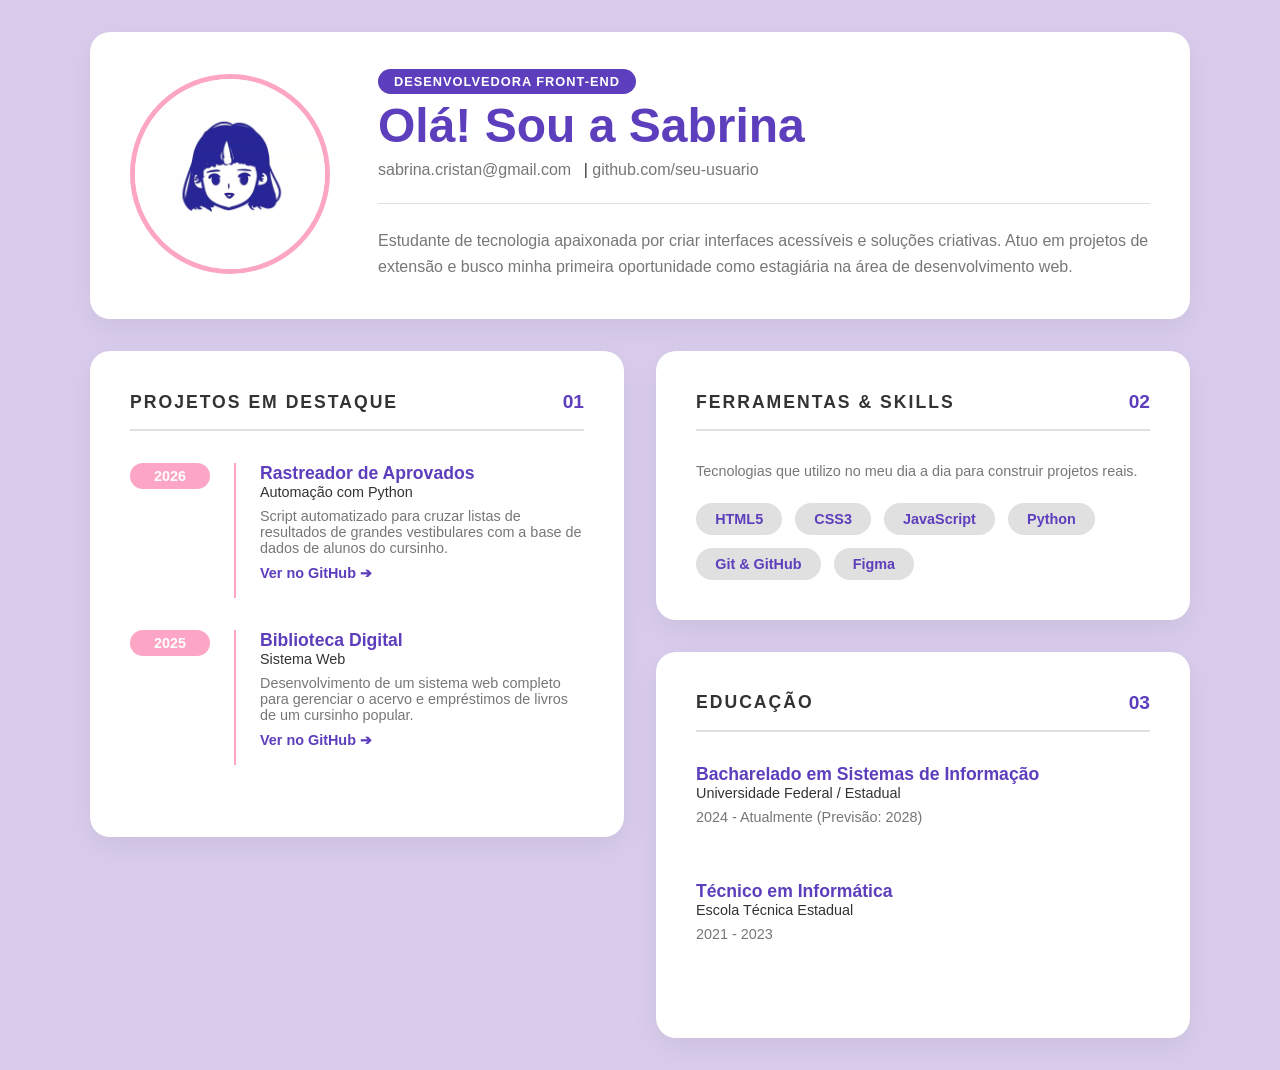
<file: portfolio01/index.html>
<!DOCTYPE html>
<html lang="pt-BR">
<head>
    <meta charset="UTF-8">
    <meta name="viewport" content="width=device-width, initial-scale=1.0">
    <title>Portfólio | Sabrina Cristan</title>
    <link rel="stylesheet" href="style.css">
</head>
<body>

    <div class="curriculo-wrapper">

        <header class="card perfil-header">
            <div class="perfil-foto">
                <img src="./profile_photo.jpg" alt="Foto de [Nome]">
            </div>
            
            <div class="perfil-info">
                <span class="badge-cargo">DESENVOLVEDORA FRONT-END</span>
                <h1>Olá! Sou a Sabrina</h1>
                
                <div class="links-contato">
                    <a href="mailto:email@exemplo.com">sabrina.cristan@gmail.com</a> | 
                    <a href="https://github.com/seu-usuario">github.com/seu-usuario</a>
                </div>
                
                <p class="bio">
                    Estudante de tecnologia apaixonada por criar interfaces acessíveis e soluções criativas. 
                    Atuo em projetos de extensão e busco minha primeira oportunidade como estagiária na área de desenvolvimento web.
                </p>
            </div>
        </header>

        <main class="grid-duas-colunas">

            <div class="coluna">
                <section class="card secao">
                    <div class="titulo-secao">
                        <h2>PROJETOS EM DESTAQUE</h2>
                        <span class="numero">01</span>
                    </div>

                    <article class="item-timeline">
                        <div class="data-badge">2026</div>
                        <div class="conteudo-item">
                            <h3>Rastreador de Aprovados</h3>
                            <span class="subtitulo">Automação com Python</span>
                            <p>Script automatizado para cruzar listas de resultados de grandes vestibulares com a base de dados de alunos do cursinho.</p>
                            <a href="#" class="link-projeto">Ver no GitHub ➔</a>
                        </div>
                    </article>

                    <article class="item-timeline">
                        <div class="data-badge">2025</div>
                        <div class="conteudo-item">
                            <h3>Biblioteca Digital</h3>
                            <span class="subtitulo">Sistema Web</span>
                            <p>Desenvolvimento de um sistema web completo para gerenciar o acervo e empréstimos de livros de um cursinho popular.</p>
                            <a href="#" class="link-projeto">Ver no GitHub ➔</a>
                        </div>
                    </article>
                </section>
            </div>

            <div class="coluna">
                
                <section class="card secao">
                    <div class="titulo-secao">
                        <h2>FERRAMENTAS & SKILLS</h2>
                        <span class="numero">02</span>
                    </div>
                    
                    <p class="texto-dica">Tecnologias que utilizo no meu dia a dia para construir projetos reais.</p>
                    
                    <div class="tags-container">
                        <span class="tag">HTML5</span>
                        <span class="tag">CSS3</span>
                        <span class="tag">JavaScript</span>
                        <span class="tag">Python</span>
                        <span class="tag">Git & GitHub</span>
                        <span class="tag">Figma</span>
                    </div>
                </section>

                <section class="card secao">
                    <div class="titulo-secao">
                        <h2>EDUCAÇÃO</h2>
                        <span class="numero">03</span>
                    </div>

                    <article class="item-timeline">
                        <div class="conteudo-item sem-data">
                            <h3>Bacharelado em Sistemas de Informação</h3>
                            <span class="subtitulo">Universidade Federal / Estadual</span>
                            <p>2024 - Atualmente (Previsão: 2028)</p>
                        </div>
                    </article>

                    <article class="item-timeline">
                        <div class="conteudo-item sem-data">
                            <h3>Técnico em Informática</h3>
                            <span class="subtitulo">Escola Técnica Estadual</span>
                            <p>2021 - 2023</p>
                        </div>
                    </article>
                </section>
                
            </div>

        </main>
    </div>

</body>
</html>
</file>
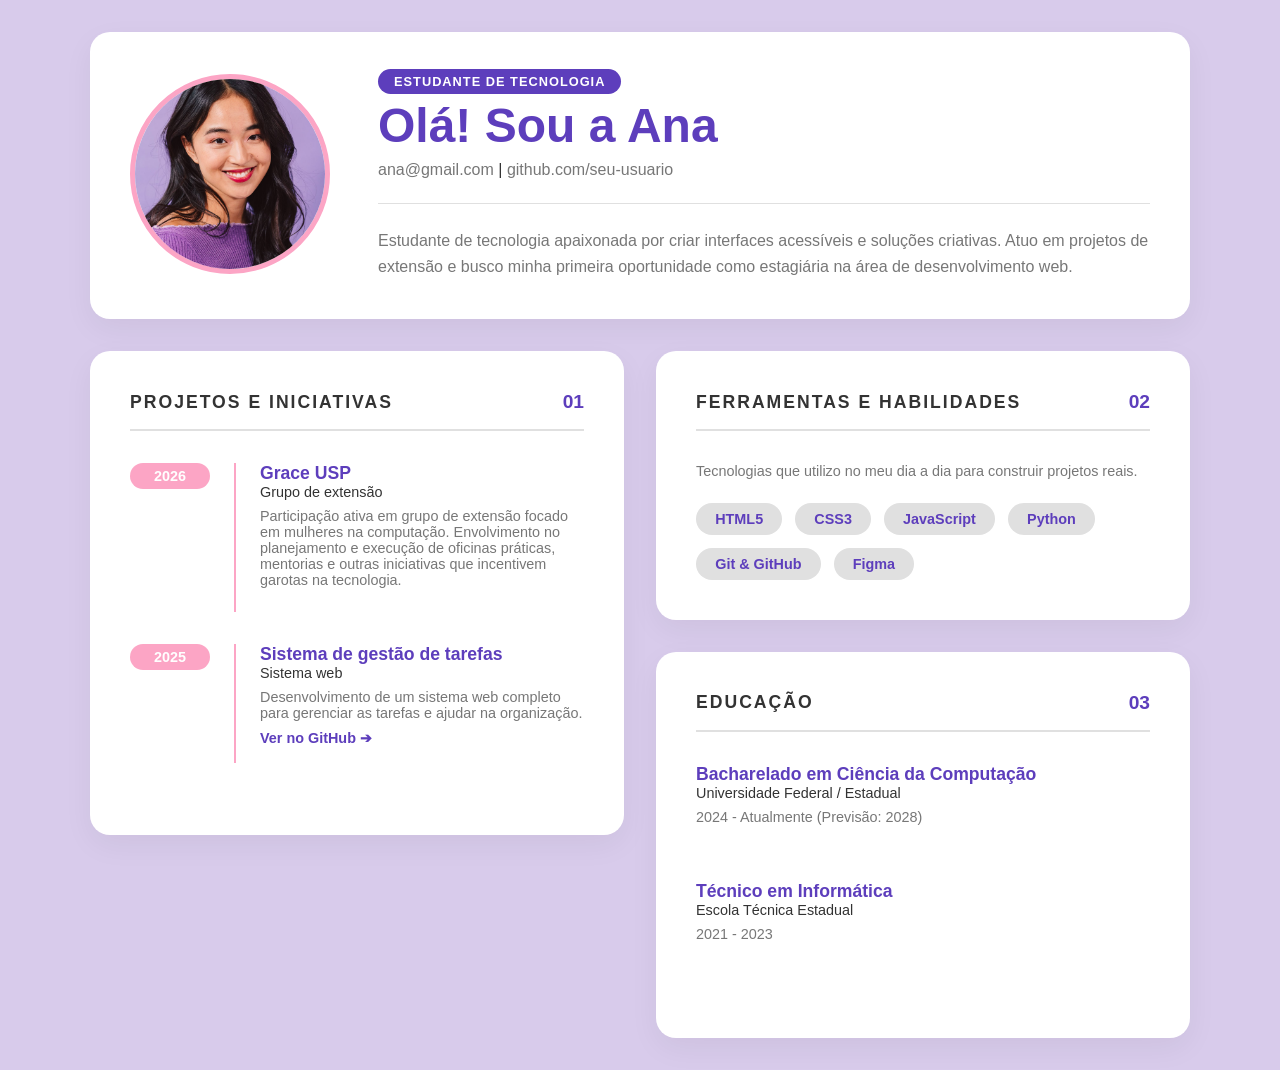
<file: templates/portfolio01/index.html>
<!DOCTYPE html>
<html lang="pt-BR">
<head>
    <meta charset="UTF-8">
    <meta name="viewport" content="width=device-width, initial-scale=1.0">
    <title>Portfólio | Ana Silva</title>
    <link rel="stylesheet" href="style.css">
</head>
<body>

    <div class="curriculo-wrapper">

        <header class="card perfil-header">
            <div class="perfil-foto">
                <img src="./profile_photo.jpg" alt="Foto de [Nome]">
            </div>
            
            <div class="perfil-info">
                <span class="badge-cargo">ESTUDANTE DE TECNOLOGIA</span>
                <h1>Olá! Sou a Ana</h1>
                
                <div class="links-contato">
                    <a style="margin: 0;" href="mailto:email@exemplo.com">ana@gmail.com</a> | <a href="https://github.com/seu-usuario">github.com/seu-usuario</a>
                </div>
                
                <p class="bio">
                    Estudante de tecnologia apaixonada por criar interfaces acessíveis e soluções criativas. 
                    Atuo em projetos de extensão e busco minha primeira oportunidade como estagiária na área de desenvolvimento web.
                </p>
            </div>
        </header>

        <main class="grid-duas-colunas">

            <div class="coluna">
                <section class="card secao">
                    <div class="titulo-secao">
                        <h2>PROJETOS E INICIATIVAS</h2>
                        <span class="numero">01</span>
                    </div>

                    <article class="item-timeline">
                        <div class="data-badge">2026</div>
                        <div class="conteudo-item">
                            <h3>Grace USP</h3>
                            <span class="subtitulo">Grupo de extensão</span>
                            <p>Participação ativa em grupo de extensão focado em mulheres na computação. Envolvimento no planejamento e execução de oficinas práticas, mentorias e outras iniciativas que incentivem garotas na tecnologia.</p>
                        </div>
                    </article>

                    <article class="item-timeline">
                        <div class="data-badge">2025</div>
                        <div class="conteudo-item">
                            <h3>Sistema de gestão de tarefas</h3>
                            <span class="subtitulo">Sistema web</span>
                            <p>Desenvolvimento de um sistema web completo para gerenciar as tarefas e ajudar na organização.</p>
                            <a href="#" class="link-projeto">Ver no GitHub ➔</a>
                        </div>
                    </article>
                </section>
            </div>

            <div class="coluna">
                
                <section class="card secao">
                    <div class="titulo-secao">
                        <h2>FERRAMENTAS E HABILIDADES</h2>
                        <span class="numero">02</span>
                    </div>
                    
                    <p class="texto-dica">Tecnologias que utilizo no meu dia a dia para construir projetos reais.</p>
                    
                    <div class="tags-container">
                        <span class="tag">HTML5</span>
                        <span class="tag">CSS3</span>
                        <span class="tag">JavaScript</span>
                        <span class="tag">Python</span>
                        <span class="tag">Git & GitHub</span>
                        <span class="tag">Figma</span>
                    </div>
                </section>

                <section class="card secao">
                    <div class="titulo-secao">
                        <h2>EDUCAÇÃO</h2>
                        <span class="numero">03</span>
                    </div>

                    <article class="item-timeline">
                        <div class="conteudo-item sem-data">
                            <h3>Bacharelado em Ciência da Computação</h3>
                            <span class="subtitulo">Universidade Federal / Estadual</span>
                            <p>2024 - Atualmente (Previsão: 2028)</p>
                        </div>
                    </article>

                    <article class="item-timeline">
                        <div class="conteudo-item sem-data">
                            <h3>Técnico em Informática</h3>
                            <span class="subtitulo">Escola Técnica Estadual</span>
                            <p>2021 - 2023</p>
                        </div>
                    </article>
                </section>
                
            </div>

        </main>
    </div>

</body>
</html>
</file>
<file: portfolio01/style.css>
:root {
    --bg-page: #d8cbeb;
    --bg-card: #ffffff;
    --primary-color: #5d3ebc;
    --accent-color: #fca5c5;
    --text-main: #333333;
    --text-light: #777777;
    --border-color: #e0e0e0;
}

* {
    margin: 0;
    padding: 0;
    box-sizing: border-box;
    font-family: 'Segoe UI', Roboto, Helvetica, Arial, sans-serif;
}

body {
    background-color: var(--bg-page);
    color: var(--text-main);
    padding: 2rem;
}

.curriculo-wrapper {
    max-width: 1100px;
    margin: 0 auto;
    display: flex;
    flex-direction: column;
    gap: 2rem;
}

.card {
    background-color: var(--bg-card);
    border-radius: 20px;
    padding: 2.5rem;
    box-shadow: 0 10px 30px rgba(0, 0, 0, 0.05);
}

.perfil-header {
    display: flex;
    align-items: center;
    gap: 3rem;
}

.perfil-foto img {
    width: 200px;
    height: 200px;
    border-radius: 50%;
    object-fit: cover;
    border: 5px solid var(--accent-color);
}

.badge-cargo {
    background-color: var(--primary-color);
    color: white;
    padding: 0.3rem 1rem;
    border-radius: 20px;
    font-size: 0.8rem;
    font-weight: bold;
    letter-spacing: 1px;
}

.perfil-info h1 {
    font-size: 3rem;
    color: var(--primary-color);
    margin-top: 0.5rem;
    margin-bottom: 0.5rem;
}

.links-contato {
    margin-bottom: 1.5rem;
    padding-bottom: 1.5rem;
    border-bottom: 1px solid var(--border-color);
}

.links-contato a {
    color: var(--text-light);
    text-decoration: none;
    margin-right: 0.5rem;
}

.bio {
    color: var(--text-light);
    line-height: 1.6;
}

.grid-duas-colunas {
    display: grid;
    grid-template-columns: 1fr 1fr;
    gap: 2rem;
}

.coluna {
    display: flex;
    flex-direction: column;
    gap: 2rem;
}

.titulo-secao {
    display: flex;
    justify-content: space-between;
    align-items: center;
    border-bottom: 2px solid var(--border-color);
    padding-bottom: 1rem;
    margin-bottom: 2rem;
}

.titulo-secao h2 {
    font-size: 1.1rem;
    letter-spacing: 2px;
    color: var(--text-main);
}

.titulo-secao .numero {
    font-size: 1.2rem;
    font-weight: bold;
    color: var(--primary-color);
}

.item-timeline {
    display: flex;
    gap: 1.5rem;
    margin-bottom: 2rem;
}

.data-badge {
    background-color: var(--accent-color);
    color: white;
    padding: 0.3rem 1rem;
    border-radius: 20px;
    height: fit-content;
    font-weight: bold;
    font-size: 0.9rem;
    min-width: 80px;
    text-align: center;
}

.conteudo-item {
    border-left: 2px solid var(--accent-color);
    padding-left: 1.5rem;
    padding-bottom: 1rem;
}

.conteudo-item.sem-data {
    border-left: none;
    padding-left: 0;
}

.conteudo-item h3 {
    color: var(--primary-color);
    font-size: 1.1rem;
}

.conteudo-item .subtitulo {
    display: block;
    color: var(--text-main);
    font-weight: 500;
    margin-bottom: 0.5rem;
    font-size: 0.9rem;
}

.conteudo-item p {
    color: var(--text-light);
    font-size: 0.9rem;
    margin-bottom: 0.5rem;
}

.link-projeto {
    color: var(--primary-color);
    text-decoration: none;
    font-weight: bold;
    font-size: 0.9rem;
}

.texto-dica {
    color: var(--text-light);
    font-size: 0.9rem;
    margin-bottom: 1.5rem;
}

.tags-container {
    display: flex;
    flex-wrap: wrap;
    gap: 0.8rem;
}

.tag {
    background-color: var(--border-color);
    color: var(--primary-color);
    padding: 0.5rem 1.2rem;
    border-radius: 20px;
    font-weight: bold;
    font-size: 0.9rem;
}

@media (max-width: 900px) {
    .grid-duas-colunas {
        grid-template-columns: 1fr;
    }
    
    .perfil-header {
        flex-direction: column;
        text-align: center;
        gap: 1.5rem;
    }
    
    .perfil-foto img {
        width: 150px;
        height: 150px;
    }
}
</file>
<file: templates/portfolio01/style.css>
:root {
    --bg-page: #d8cbeb;
    --bg-card: #ffffff;
    --primary-color: #5d3ebc;
    --accent-color: #fca5c5;
    --text-main: #333333;
    --border-color: #e0e0e0;

    /* Variável de estrutura (não muda com os kits) */
    --text-light: #777777;
}

* {
    margin: 0;
    padding: 0;
    box-sizing: border-box;
    font-family: 'Segoe UI', Roboto, Helvetica, Arial, sans-serif;
}

body {
    background-color: var(--bg-page);
    color: var(--text-main);
    padding: 2rem;
}

.curriculo-wrapper {
    max-width: 1100px;
    margin: 0 auto;
    display: flex;
    flex-direction: column;
    gap: 2rem;
}

.card {
    background-color: var(--bg-card);
    border-radius: 20px;
    padding: 2.5rem;
    box-shadow: 0 10px 30px rgba(0, 0, 0, 0.05);
}

.perfil-header {
    display: flex;
    align-items: center;
    gap: 3rem;
}

.perfil-foto img {
    width: 200px;
    height: 200px;
    border-radius: 50%;
    object-fit: cover;
    border: 5px solid var(--accent-color);
}

.badge-cargo {
    background-color: var(--primary-color);
    color: white;
    padding: 0.3rem 1rem;
    border-radius: 20px;
    font-size: 0.8rem;
    font-weight: bold;
    letter-spacing: 1px;
}

.perfil-info h1 {
    font-size: 3rem;
    color: var(--primary-color);
    margin-top: 0.5rem;
    margin-bottom: 0.5rem;
}

.links-contato {
    margin-bottom: 1.5rem;
    padding-bottom: 1.5rem;
    border-bottom: 1px solid var(--border-color);
}

.links-contato a {
    color: var(--text-light);
    text-decoration: none;
    margin-right: 0.5rem;
}

.bio {
    color: var(--text-light);
    line-height: 1.6;
}

.grid-duas-colunas {
    display: grid;
    grid-template-columns: 1fr 1fr;
    gap: 2rem;
}

.coluna {
    display: flex;
    flex-direction: column;
    gap: 2rem;
}

.titulo-secao {
    display: flex;
    justify-content: space-between;
    align-items: center;
    border-bottom: 2px solid var(--border-color);
    padding-bottom: 1rem;
    margin-bottom: 2rem;
}

.titulo-secao h2 {
    font-size: 1.1rem;
    letter-spacing: 2px;
    color: var(--text-main);
}

.titulo-secao .numero {
    font-size: 1.2rem;
    font-weight: bold;
    color: var(--primary-color);
}

.item-timeline {
    display: flex;
    gap: 1.5rem;
    margin-bottom: 2rem;
}

.data-badge {
    background-color: var(--accent-color);
    color: white;
    padding: 0.3rem 1rem;
    border-radius: 20px;
    height: fit-content;
    font-weight: bold;
    font-size: 0.9rem;
    min-width: 80px;
    text-align: center;
}

.conteudo-item {
    border-left: 2px solid var(--accent-color);
    padding-left: 1.5rem;
    padding-bottom: 1rem;
}

.conteudo-item.sem-data {
    border-left: none;
    padding-left: 0;
}

.conteudo-item h3 {
    color: var(--primary-color);
    font-size: 1.1rem;
}

.conteudo-item .subtitulo {
    display: block;
    color: var(--text-main);
    font-weight: 500;
    margin-bottom: 0.5rem;
    font-size: 0.9rem;
}

.conteudo-item p {
    color: var(--text-light);
    font-size: 0.9rem;
    margin-bottom: 0.5rem;
}

.link-projeto {
    color: var(--primary-color);
    text-decoration: none;
    font-weight: bold;
    font-size: 0.9rem;
}

.texto-dica {
    color: var(--text-light);
    font-size: 0.9rem;
    margin-bottom: 1.5rem;
}

.tags-container {
    display: flex;
    flex-wrap: wrap;
    gap: 0.8rem;
}

.tag {
    background-color: var(--border-color);
    color: var(--primary-color);
    padding: 0.5rem 1.2rem;
    border-radius: 20px;
    font-weight: bold;
    font-size: 0.9rem;
}

@media (max-width: 900px) {
    .grid-duas-colunas {
        grid-template-columns: 1fr;
    }
    
    .perfil-header {
        flex-direction: column;
        text-align: center;
        gap: 1.5rem;
    }
    
    .perfil-foto img {
        width: 150px;
        height: 150px;
    }
}
</file>
